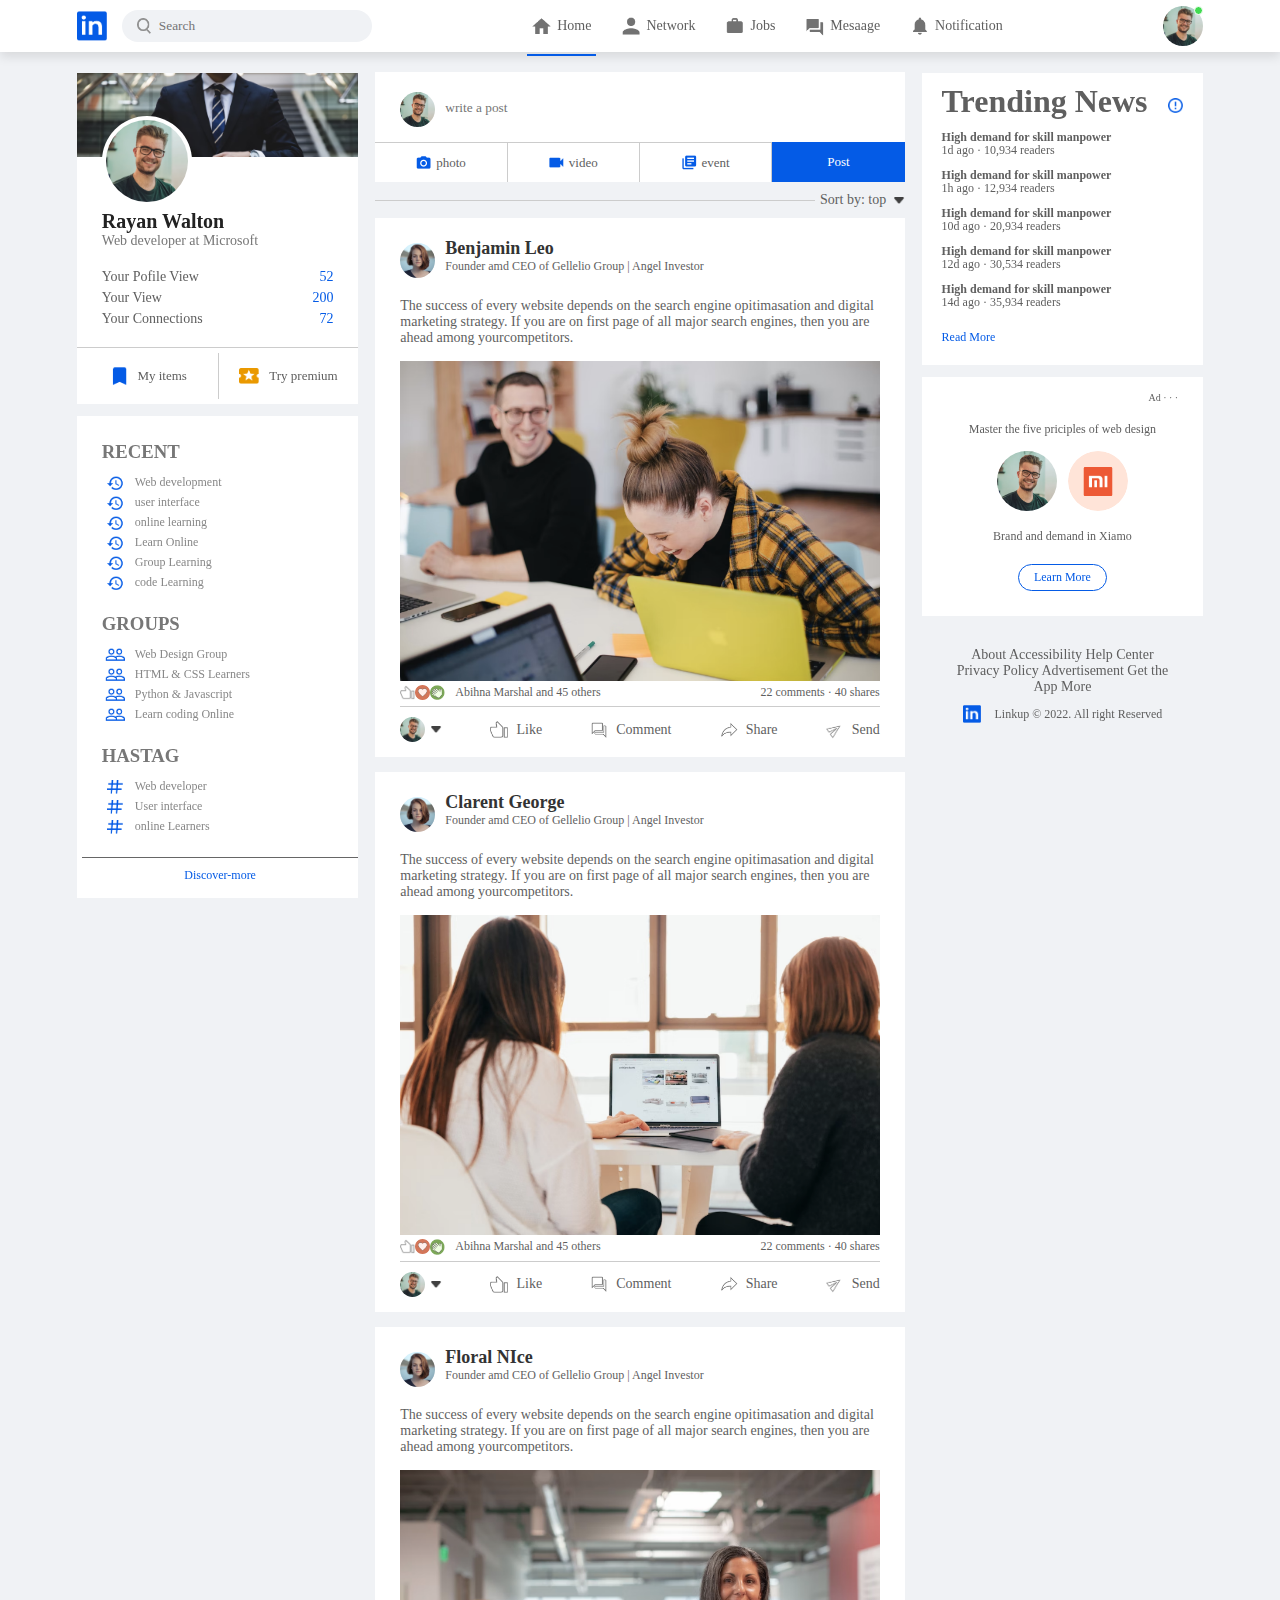
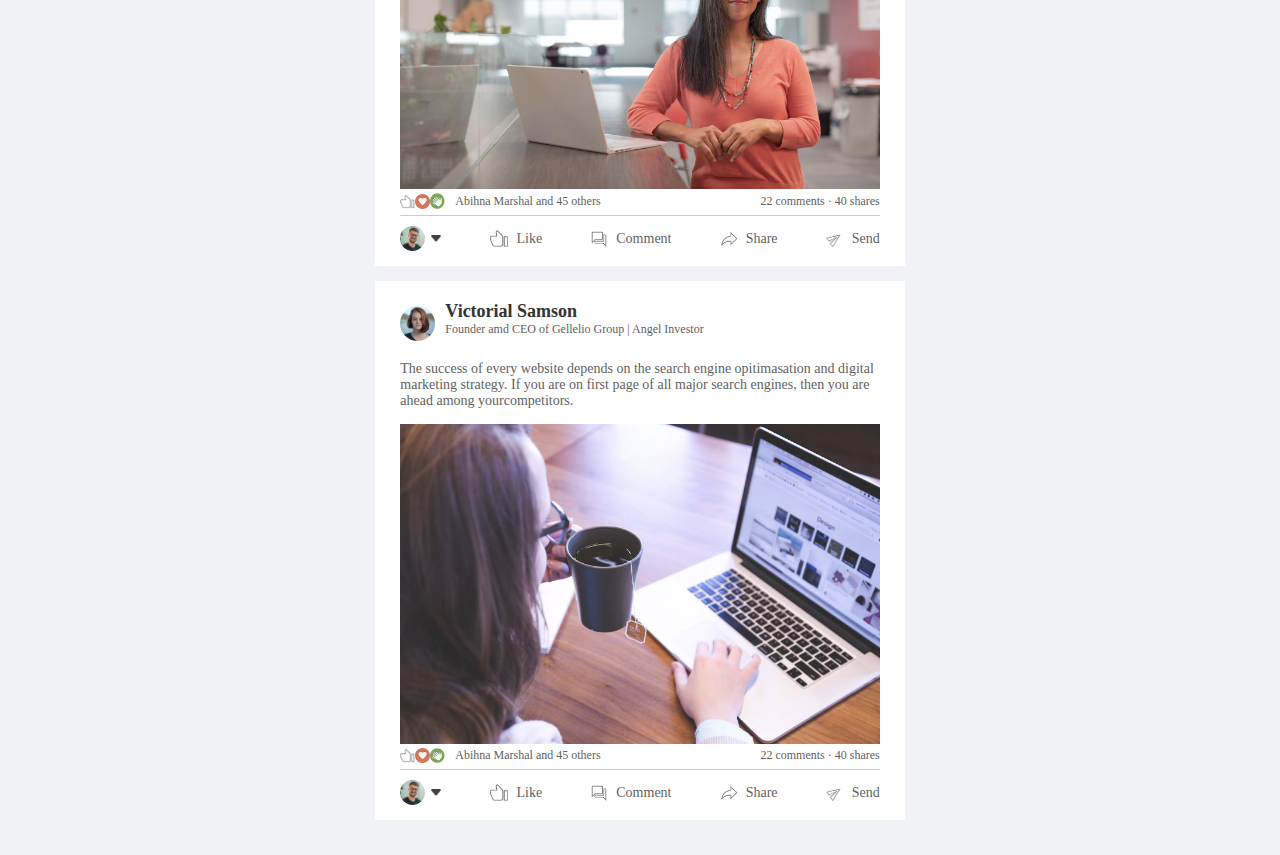
<file: index.html>
<!DOCTYPE html>
<html lang="en">
<head>
    <meta charset="UTF-8">
    <meta name="viewport" content="width=device-width, initial-scale=1.0">
    <title>link</title>
    <link rel="stylesheet" href="style.css">
</head>
<body>
    <nav class="nav-bar">
        <div class="nav-left">
            <a href="index.html" class="logo"><img src="/images (2)/images/logo.png"></a>
        <div class="search-box">
            <img src="/images (2)/images/search.png">
            <input type="text" placeholder="Search">
        </div>
        </div>

        <div class="nav-center">
            <ul>
                <li><a href="#" class="active"><img src="/images (2)/images/home.png"><span>Home</span></a></li>
                <li><a href="#"><img src="/images (2)/images/network.png"><span>Network</span></a></li>
                <li><a href="#"><img src="/images (2)/images/jobs.png"><span>Jobs</span></a></li>
                <li><a href="#"><img src="/images (2)/images/message.png"><span>Mesaage</span></a></li>
                <li><a href="#"><img src="/images (2)/images/notification.png"><span>Notification</span></a></li>
            </ul>
        </div>

        <div class="nav-right">
            <div class="online">
                <img src="/images (2)/images/user-1.png" class="nav-profile-img" onclick="toggleMenu()">
            </div>
            
        </div>
  
  <!-- profile-menu-wrap -->
      <div class="profile-menu-wrap" id="profileMenu">
         <div class="profile-menu">
            <div class="user-info">
                  <img src="/images (2)/images/user-1.png">
                
                <div>
                    <h3>Ray Walton</h3>
                    <a href="profile.html">See your Profile</a>
                </div>
            </div>  
            <hr>
            <a href="#" class="profile-menu-link">
                <img src="/images (2)/images/feedback.png">
                <p>Give Feedback </p>
                <span>></span>
            </a>

            <a href="#" class="profile-menu-link">
                <img src="/images (2)/images/setting.png">
                <p>Settings and Privacy</p>
                <span>></span>
            </a>

            <a href="#" class="profile-menu-link">
                <img src="/images (2)/images/help.png">
                <p>Help and support </p>
                <span>></span>
            </a>

            <a href="#" class="profile-menu-link">
                <img src="/images (2)/images/display.png">
                <p>Display and Accessibility </p>
                <span>></span>
            </a>

            <a href="#" class="profile-menu-link">
                <img src="/images (2)/images/logout.png">
                <p>logout</p>
                <span>></span>
            </a>

            <a href="#" class="profile-menu-link">
                <img src="/images (2)/images/feedback.png">
                <p>Give Feedback </p>
                <span>></span>
            </a>          
         </div>
      </div>



    </nav>


    <!-- section container -->

<section class="container">
    <!-- left side bar -->
 <div class="left-sidebar">
   <div class="sidebar-profile-box">
    <img src="/images (2)/images/cover-pic.png" width="100%">
   
   <div class="sidebar-profile-info">
    <img src="/images (2)/images/user-1.png">
    <h1>Rayan Walton</h1>
    <h3>Web developer at Microsoft</h3>
    <ul>
        <li>Your Pofile View <span>52</span></li>
        <li>Your View <span>200</span></li>
        <li>Your Connections <span>72</span></li>
        
    </ul>
   </div>
   <div class="sidebar-profile-link">
     <a href="#"><img src="/images (2)/images/items.png">My items</a>
     <a href="#"><img src="/images (2)/images/premium.png">Try premium</a>
   </div>
 </div>
  
 <div class="sidebar-activity" id="sidebarActivity">
    <h3>RECENT</h3>
    <a href=""><img src="/images (2)/images/recent.png">Web development</a>
    <a href=""><img src="/images (2)/images/recent.png">user interface </a>
    <a href=""><img src="/images (2)/images/recent.png">online learning </a>
    <a href=""><img src="/images (2)/images/recent.png">Learn Online</a>
    <a href=""><img src="/images (2)/images/recent.png">Group Learning</a>
    <a href=""><img src="/images (2)/images/recent.png">code Learning</a>
    <h3>GROUPS</h3>
    <a href=""><img src="/images (2)/images/group.png">Web Design Group</a>
    <a href=""><img src="/images (2)/images/group.png">HTML & CSS Learners</a>
    <a href=""><img src="/images (2)/images/group.png">Python & Javascript </a>
    <a href=""><img src="/images (2)/images/group.png">Learn coding Online </a>
    <h3>HASTAG</h3>
    <a href=""><img src="/images (2)/images/hashtag.png">Web developer</a>
    <a href=""><img src="/images (2)/images/hashtag.png">User interface</a>
    <a href=""><img src="/images (2)/images/hashtag.png">online Learners</a>
    <div class="discover-more-link">
        <a href="#">Discover-more</a>
    </div>
 </div>
 <p id="ShowMoreLink" onclick="toggleActivity()">Show More <b>+</b></p>

</div>

 <!-- main content -->
 <div class="main-content">
    <div class="create-post">
        <div class="create-post-input">
            <img src="/images (2)/images/user-1.png">
            <textarea rows="2" placeholder="write a post" class="a"></textarea>
        </div>
        <div class="create-post-links">
            <li><img src="/images (2)/images/photo.png">photo</li>
            <li><img src="/images (2)/images/video.png">video</li>
            <li><img src="/images (2)/images/event.png">event</li>
            <li>Post</li>
        </div>
    </div>

    <div class="sort-by">
        <hr>
        <p>Sort by: <span>top <img src="/images (2)/images/down-arrow.png"></span></p>
    </div>

    <div class="post">
        <div class="post-author">
            <img src="/images (2)/images/user-3.png">
            <div>
                <h1>Benjamin Leo </h1>
                <small>Founder amd CEO of Gellelio Group | Angel Investor</small>
            </div>
        </div>
        <p>The success of every website depends on the search engine opitimasation and digital marketing
            strategy. If you are on first page of all major search engines, then you are ahead among yourcompetitors.</p>
            <img src="/images (2)/images/post-image-1.png" width="100%">

            <div class="post-stats">
                <div>
                    <img src="/images (2)/images/thumbsup.png">
                    <img src="/images (2)/images/love.png">
                    <img src="/images (2)/images/clap.png">
                    <span class="liked-user">Abihna Marshal and 45 others</span>
                </div>
                <div>
                    <span>22 comments &middot; 40 shares</span>
                </div>
            </div>

            <div class="post-activity">
                <div>
                    <img src="/images (2)/images/user-1.png" class="post-activity-user-icon">
                    <img src="/images (2)/images/down-arrow.png" class="post-activity-arrow-icon">
                </div>
                
                <div class="post-activity-link">
                   <img src="/images (2)/images/like.png">
                    <span>Like</span>
                </div>
                <div class="post-activity-link">
                    <img src="/images (2)/images/comment.png">
                    <span>Comment</span>
                </div>
                <div class="post-activity-link">
                    <img src="/images (2)/images/share.png">
                    <span>Share</span>
                </div>
                <div class="post-activity-link">
                    <img src="/images (2)/images/send.png">
                    <span>Send</span>
                </div>
           </div>
    </div>


    <div class="post">
        <div class="post-author">
            <img src="/images (2)/images/user-3.png">
            <div>
                <h1>Clarent George</h1>
                <small>Founder amd CEO of Gellelio Group | Angel Investor</small>
            </div>
        </div>
        <p>The success of every website depends on the search engine opitimasation and digital marketing
            strategy. If you are on first page of all major search engines, then you are ahead among yourcompetitors.</p>
            <img src="/images (2)/images/post-image-2.png" width="100%">

            <div class="post-stats">
                <div>
                    <img src="/images (2)/images/thumbsup.png">
                    <img src="/images (2)/images/love.png">
                    <img src="/images (2)/images/clap.png">
                    <span class="liked-user">Abihna Marshal and 45 others</span>
                </div>
                <div>
                    <span>22 comments &middot; 40 shares</span>
                </div>
            </div>

            <div class="post-activity">
                <div>
                    <img src="/images (2)/images/user-1.png" class="post-activity-user-icon">
                    <img src="/images (2)/images/down-arrow.png" class="post-activity-arrow-icon">
                </div>
                
                <div class="post-activity-link">
                    <img src="/images (2)/images/like.png">
                    <span>Like</span>
                </div>
                <div class="post-activity-link">
                    <img src="/images (2)/images/comment.png">
                    <span>Comment</span>
                </div>
                <div class="post-activity-link">
                    <img src="/images (2)/images/share.png">
                    <span>Share</span>
                </div>
                <div class="post-activity-link">
                    <img src="/images (2)/images/send.png">
                    <span>Send</span>
                </div>
           </div>
    </div>

    <div class="post">
        <div class="post-author">
            <img src="/images (2)/images/user-3.png">
            <div>
                <h1>Floral NIce</h1>
                <small>Founder amd CEO of Gellelio Group | Angel Investor</small>
            </div>
        </div>
        <p>The success of every website depends on the search engine opitimasation and digital marketing
            strategy. If you are on first page of all major search engines, then you are ahead among yourcompetitors.</p>
            <img src="/images (2)/images/post-image-3.png" width="100%">

            <div class="post-stats">
                <div>
                    <img src="/images (2)/images/thumbsup.png">
                    <img src="/images (2)/images/love.png">
                    <img src="/images (2)/images/clap.png">
                    <span class="liked-user">Abihna Marshal and 45 others</span>
                </div>
                <div>
                    <span>22 comments &middot; 40 shares</span>
                </div>
            </div>

            <div class="post-activity">
                <div>
                    <img src="/images (2)/images/user-1.png" class="post-activity-user-icon">
                    <img src="/images (2)/images/down-arrow.png" class="post-activity-arrow-icon">
                </div>
                
                <div class="post-activity-link">
                    <img src="/images (2)/images/like.png">
                    <span>Like</span>
                </div>
                <div class="post-activity-link">
                    <img src="/images (2)/images/comment.png">
                    <span>Comment</span>
                </div>
                <div class="post-activity-link">
                    <img src="/images (2)/images/share.png">
                    <span>Share</span>
                </div>
                <div class="post-activity-link">
                    <img src="/images (2)/images/send.png">
                    <span>Send</span>
                </div>
           </div>
    </div>

    <div class="post">
        <div class="post-author">
            <img src="/images (2)/images/user-3.png">
            <div>
                <h1>Victorial Samson</h1>
                <small>Founder amd CEO of Gellelio Group | Angel Investor</small>
            </div>
        </div>
        <p>The success of every website depends on the search engine opitimasation and digital marketing
            strategy. If you are on first page of all major search engines, then you are ahead among yourcompetitors.</p>
            <img src="/images (2)/images/post-image-4.png" width="100%">

            <div class="post-stats">
                <div>
                    <img src="/images (2)/images/thumbsup.png">
                    <img src="/images (2)/images/love.png">
                    <img src="/images (2)/images/clap.png">
                    <span class="liked-user">Abihna Marshal and 45 others</span>
                </div>
                <div>
                    <span>22 comments &middot; 40 shares</span>
                </div>
            </div>

            <div class="post-activity">
                <div>
                    <img src="/images (2)/images/user-1.png" class="post-activity-user-icon">
                    <img src="/images (2)/images/down-arrow.png" class="post-activity-arrow-icon">
                </div>
                
                <div class="post-activity-link">
                    <img src="/images (2)/images/like.png">
                    <span>Like</span>
                </div>
                <div class="post-activity-link">
                    <img src="/images (2)/images/comment.png">
                    <span>Comment</span>
                </div>
                <div class="post-activity-link">
                    <img src="/images (2)/images/share.png">
                    <span>Share</span>
                </div>
                <div class="post-activity-link">
                    <img src="/images (2)/images/send.png">
                    <span>Send</span>
                </div>
           </div>
    </div>

 </div>









 <!-- right sidebar -->
 <div class="right-sidebar">
    <div class="sidebar-news">
        <img src="/images (2)/images/more.png" class="info-icon">
        <h1>Trending News</h1>
        <a href="">High demand for skill manpower</a>
        <span>1d ago &middot; 10,934 readers</span>

        <a href="">High demand for skill manpower</a>
        <span>1h ago &middot; 12,934 readers</span>

        <a href="">High demand for skill manpower</a>
        <span>10d ago &middot; 20,934 readers</span>

        <a href="">High demand for skill manpower</a>
        <span>12d ago &middot; 30,534 readers</span>

        <a href="">High demand for skill manpower</a>
        <span>14d ago &middot; 35,934 readers</span>

        <a href="" class="read-more">Read More</a>
     </div>

     <div class="sidebar-ad">
        <small>Ad &middot; &middot; &middot;</small>
        <p>Master the five priciples of web design</p>
        <div>
            <img src="/images (2)/images/user-1.png">
            <img src="/images (2)/images/mi-logo.png"> 
        </div>
        <b>Brand and demand in Xiamo</b>
        <a href="" class="ad-link">Learn More</a>
     </div>

     <div class="sidebar-useful-links">
        <a href="#">About</a>
        <a href="#">Accessibility</a>
        <a href="#">Help Center</a>
        <a href="#">Privacy Policy</a>
        <a href="#">Advertisement</a>
        <a href="#">Get the App</a>
        <a href="#">More</a>
        <div class="copyrite-msg">
            <img src="/images (2)/images/logo.png">
            <p>Linkup &#169; 2022. All right Reserved </p>
        </div>
     </div>
 </div>
</section>

<script src="script.js"></script>

</body>
</html>
</file>
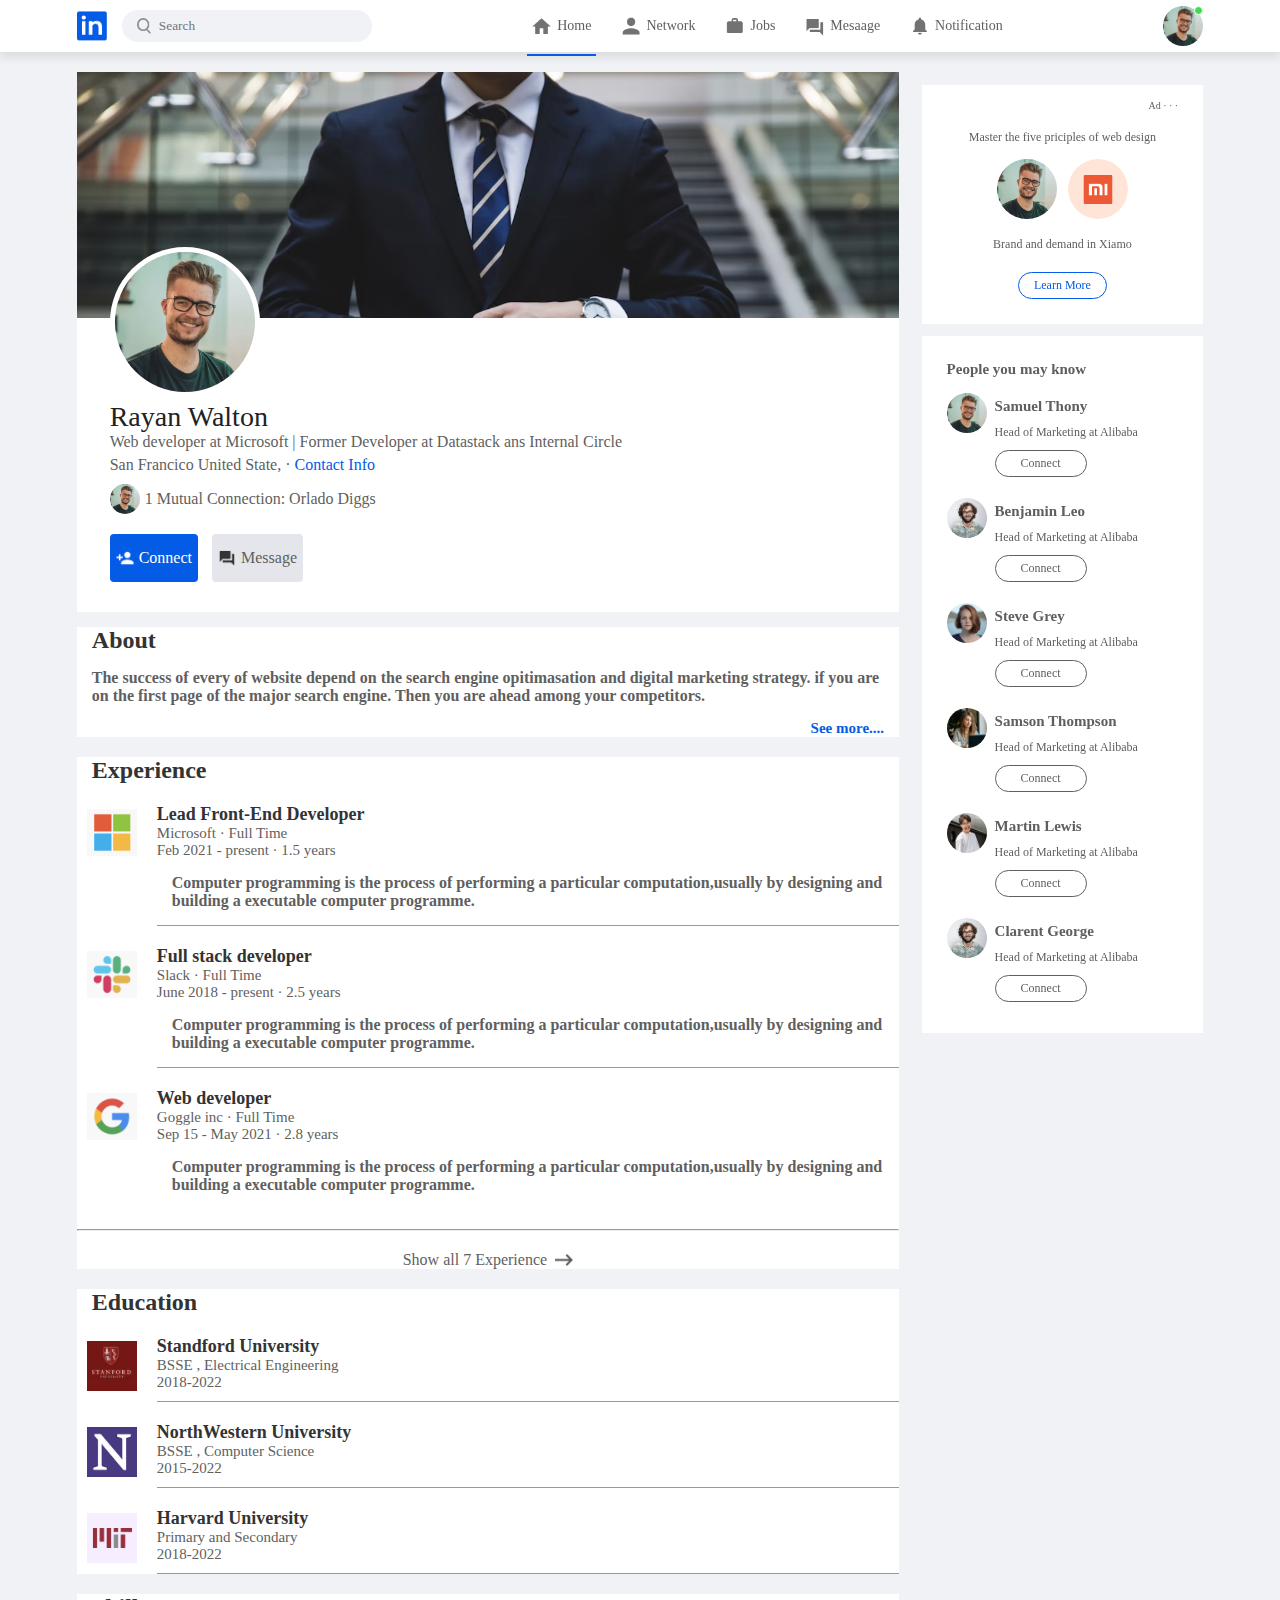
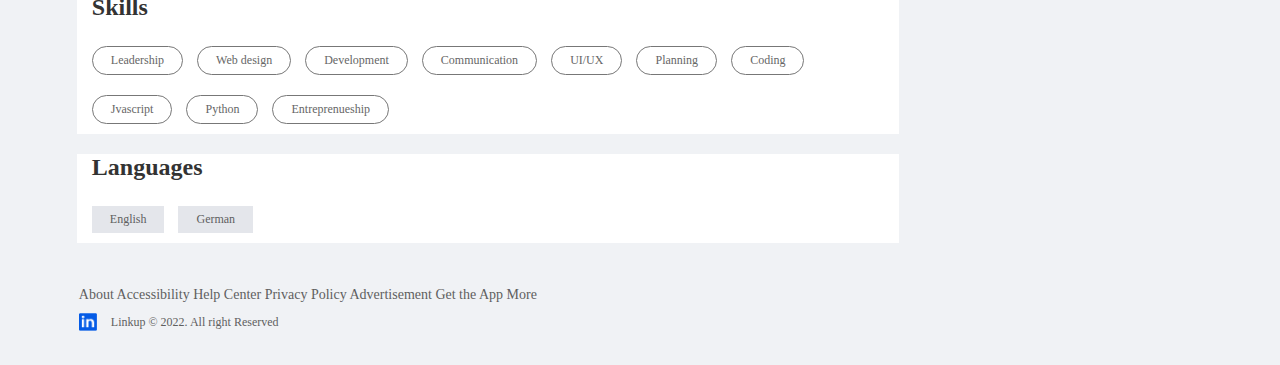
<file: profile.html>
<!DOCTYPE html>
<html lang="en">
<head>
    <meta charset="UTF-8">
    <meta name="viewport" content="width=device-width, initial-scale=1.0">
    <title>link</title>
    <link rel="stylesheet" href="style.css">
</head>
<body>
    <nav class="nav-bar">
        <div class="nav-left">
            <a href="index.html" class="logo"><img src="/images (2)/images/logo.png"></a>
        <div class="search-box">
            <img src="/images (2)/images/search.png">
            <input type="text" placeholder="Search">
        </div>
        </div>

        <div class="nav-center">
            <ul>
                <li><a href="#" class="active"><img src="/images (2)/images/home.png"><span>Home</span></a></li>
                <li><a href="#"><img src="/images (2)/images/network.png"><span>Network</span></a></li>
                <li><a href="#"><img src="/images (2)/images/jobs.png"><span>Jobs</span></a></li>
                <li><a href="#"><img src="/images (2)/images/message.png"><span>Mesaage</span></a></li>
                <li><a href="#"><img src="/images (2)/images/notification.png"><span>Notification</span></a></li>
            </ul>
        </div>

        <div class="nav-right">
            <div class="online">
                <img src="/images (2)/images/user-1.png" class="nav-profile-img" onclick="toggleMenu()">
            </div>
            
        </div>
  
  <!-- profile-menu-wrap -->
      <div class="profile-menu-wrap" id="profileMenu">
         <div class="profile-menu">
            <div class="user-info">
                  <img src="/images (2)/images/user-1.png">
                
                <div>
                    <h3>Ray Walton</h3>
                    <a href="index.html">See your Profile</a>
                </div>
            </div>  
            <hr>
            <a href="#" class="profile-menu-link">
                <img src="/images (2)/images/feedback.png">
                <p>Give Feedback </p>
                <span>></span>
            </a>

            <a href="#" class="profile-menu-link">
                <img src="/images (2)/images/setting.png">
                <p>Settings and Privacy</p>
                <span>></span>
            </a>

            <a href="#" class="profile-menu-link">
                <img src="/images (2)/images/help.png">
                <p>Help and support </p>
                <span>></span>
            </a>

            <a href="#" class="profile-menu-link">
                <img src="/images (2)/images/display.png">
                <p>Display and Accessibility </p>
                <span>></span>
            </a>

            <a href="#" class="profile-menu-link">
                <img src="/images (2)/images/logout.png">
                <p>logout</p>
                <span>></span>
            </a>

            <a href="#" class="profile-menu-link">
                <img src="/images (2)/images/feedback.png">
                <p>Give Feedback </p>
                <span>></span>
            </a>          
         </div>
      </div>

    </nav>


    <!-- nav closed -->

<div class="container">
    <div class="profile-main">

      <div class="profile-container">
        <img src="/images (2)/images/cover-pic.png" width="100%">
        <div class="profile-container-inner">
            <img src="/images (2)/images/user-1.png" class="profile-pic">
            <h1>Rayan Walton</h1>
            <b>Web developer at Microsoft | Former Developer at Datastack ans Internal Circle</b>
            <p> San Francico United State, &middot; <a href="#">Contact Info</a></p>
            <div class="mutual-connection">
                <img src="/images (2)/images/user-1.png">
                <span>1 Mutual Connection: Orlado Diggs</span>
            </div>
            <div class="profile-btn">
                <a href="#"><img src="/images (2)/images/connect.png">Connect</a>
                <a href="#"><img src="/images (2)/images/chat.png">Message</a>
            </div>
        </div>
      </div>

      <div class="profile-description">
        <h2>About</h2>
        <p>The success of every of website depend on the search engine opitimasation and digital marketing strategy.
            if you are on the first page of the major search engine. Then you are ahead among your competitors.</p>
            <a href="#" class="see-more"> See more....</a>
      </div>

      <div class="profile-description">
        <h2>Experience</h2>
        <div class="profile-des-row">
            <img src="/images (2)/images/microsoft.png">
            <div>
                <h3>Lead Front-End Developer</h3>
                <b>Microsoft &middot; Full Time</b>
                <b>Feb 2021 - present &middot; 1.5 years</b>
                <p>Computer programming is the process of performing a particular computation,usually by designing 
                    and building a executable computer programme.</p>
                    <hr>
            </div>          
        </div>

        <div class="profile-des-row">
            <img src="/images (2)/images/slack.png">
            <div>
                <h3>Full stack developer</h3>
                <b>Slack &middot; Full Time</b>
                <b>June 2018 - present &middot; 2.5 years</b>
                <p>Computer programming is the process of performing a particular computation,usually by designing 
                    and building a executable computer programme.</p>
                    <hr>
            </div>          
        </div>

        <div class="profile-des-row">
            <img src="/images (2)/images/google.png">
            <div>
                <h3>Web developer</h3>
                <b>Goggle inc &middot; Full Time</b>
                <b>Sep 15 - May 2021 &middot; 2.8 years</b>
                <p>Computer programming is the process of performing a particular computation,usually by designing 
                    and building a executable computer programme.</p>
                
            </div>          
        </div>
        <hr>
        <a href="#" class="experience-link">Show all 7 Experience <img src="/images (2)/images/right-arrow.png"></a>
      </div>
      <div class="profile-description">
        <h2> Education</h2>
        <div class="profile-des-row">
            <img src="/images (2)/images/stanford.png">
            <div>
                <h3>Standford University</h3>
                <b>BSSE , Electrical Engineering</b>
                <b>2018-2022</b>
                <hr>
            </div>
        </div>

        <div class="profile-des-row">
            <img src="/images (2)/images/north.png">
            <div>
                <h3>NorthWestern University</h3>
                <b>BSSE , Computer Science</b>
                <b>2015-2022</b>
                <hr>
            </div>
        </div>

        <div class="profile-des-row">
            <img src="/images (2)/images/mit.png">
            <div>
                <h3>Harvard University</h3>
                <b>Primary and Secondary</b>
                <b>2018-2022</b>
                <hr>
            </div>
        </div>
      </div>

     <div class="profile-description">
        <h2>Skills</h2>
        <div class="skills">
            <a href="#" class="skills-btn">Leadership</a>
            <a href="#" class="skills-btn">Web design</a>
            <a href="#" class="skills-btn">Development</a>
            <a href="#" class="skills-btn">Communication</a>
            <a href="#" class="skills-btn">UI/UX</a>
            <a href="#" class="skills-btn">Planning</a>
            <a href="#" class="skills-btn">Coding</a>
            <a href="#" class="skills-btn">Jvascript</a>
            <a href="#" class="skills-btn">Python</a>
            <a href="#" class="skills-btn">Entreprenueship</a>
        </div>
     </div> 

     <div class="profile-description ">
        <h2>Languages</h2>
        <div class="skills">
            <a href="#" class="language-btn">English</a>
            <a href="#" class="language-btn">German</a>
        </div>
     </div>
    </div>


         <!-- profile-sidebar -->
    <div class="profile-sidebar">
        <div class="sidebar-ad">
            <small>Ad &middot; &middot; &middot;</small>
            <p>Master the five priciples of web design</p>
            <div>
                <img src="/images (2)/images/user-1.png">
                <img src="/images (2)/images/mi-logo.png"> 
            </div>
            <b>Brand and demand in Xiamo</b>
            <a href="" class="ad-link">Learn More</a>
        </div>

        <div class="sidebar-people">
            <h3>People you may know</h3>
            <div class="sidebar-people-row">
                <img src="/images (2)/images/user-1.png">
                <div>
                    <h3>Samuel Thony</h3>
                    <p>Head of Marketing at Alibaba</p>
                    <a href="#">Connect</a>
                </div>
            </div>

            <div class="sidebar-people-row">
                <img src="/images (2)/images/user-2.png">
                <div>
                    <h3>Benjamin Leo</h3>
                    <p>Head of Marketing at Alibaba</p>
                    <a href="#">Connect</a>
                </div>
            </div>

            <div class="sidebar-people-row">
                <img src="/images (2)/images/user-3.png">
                <div>
                    <h3>Steve Grey</h3>
                    <p>Head of Marketing at Alibaba</p>
                    <a href="#">Connect</a>
                </div>
            </div>

            <div class="sidebar-people-row">
                <img src="/images (2)/images/user-4.png">
                <div>
                    <h3>Samson Thompson</h3>
                    <p>Head of Marketing at Alibaba</p>
                    <a href="#">Connect</a>
                </div>
            </div>

            <div class="sidebar-people-row">
                <img src="/images (2)/images/user-5.png">
                <div>
                    <h3>Martin Lewis</h3>
                    <p>Head of Marketing at Alibaba</p>
                    <a href="#">Connect</a>
                </div>
            </div>

            <div class="sidebar-people-row">
                <img src="/images (2)/images/user-2.png">
                <div>
                    <h3>Clarent George</h3>
                    <p>Head of Marketing at Alibaba</p>
                    <a href="#">Connect</a>
                </div>
            </div>
        </div>

    </div>
</div>





<!-- profile footer -->

<div class="profile-footer">
    <div class="sidebar-useful-links">
        <a href="#">About</a>
        <a href="#">Accessibility</a>
        <a href="#">Help Center</a>
        <a href="#">Privacy Policy</a>
        <a href="#">Advertisement</a>
        <a href="#">Get the App</a>
        <a href="#">More</a>
        <div class="copyrite-msg">
            <img src="/images (2)/images/logo.png">
            <p>Linkup &#169; 2022. All right Reserved </p>
        </div>
     </div>
</div>




<script src="script.js"></script>

</body>
</html>
</file>
<file: style.css>
*{
    margin: 0;
    padding: 0;
    font-family: Poppins;
    box-sizing: border-box;
}

body {
    background-color: #f0f2f5;
    color: #5f5f5f;
}

a{
    text-decoration: none;
    color: #5f5f5f;
}

.nav-bar {
    display: flex;
    justify-content: space-between;
    align-items: center;
    padding: 6px 6%;
    background: #fff;
    position: sticky;
    top: 0;
    z-index: 100;
    box-shadow: 0 5px 10px rgba(0, 0, 0, 0.1);
}

.logo img {
  width: 30px;
  margin-right: 15px;
  display: block;
}

.nav-center ul li {
    display: inline-block;
    list-style: none;
}

.nav-center ul li a {
   display: flex;
   align-items: center;
   font-size: 14px;
   margin: 5px 8px;
   padding-right: 5px;
   position: relative;
}

.nav-center ul li a::after{
    content: "";
    background-color: #045be6;
    width: 0;
    height: 2px;
    position: absolute;
    bottom: -15px;
    transition: width 0.3s;
}

.nav-center ul li a:hover::after,
.nav-center ul li a.active::after{
    width: 100%;
}


.nav-center ul li a img {
    width: 30px;
}


.nav-profile-img {
    width: 40px;
    border-radius: 50%;
    display: block;
    position: relative;
    cursor: pointer;
}

.online {
    position: relative;
}

.online::after{
    content: "";
    background: #41db51;
    width: 7px;
    height: 7px;
    border: 1px solid #fff;
    border-radius: 50%;
    position: absolute;
    top: 0;
    right: 0;
}

.nav-left{
    display: flex;
    align-items: center;
}
 .search-box {
    width: 250px;
    background-color: #f0f2f5;
    border-radius: 20px;
    display: flex;
    justify-content: space-between;
    align-items: center;
    padding: 0 15px;
 }
 .search-box img {
    width: 14px;
 }

 .search-box input {
    width:100% ;
    border: 0;
    outline: none;
    padding: 8px;
    background-color: transparent;
 }


 /* section container */

.container {
    display: flex;
    padding: 20px 6%;
    flex-wrap: wrap;
    justify-content: space-between;
}

/* left-sidebar */
.left-sidebar{
    flex: 0 0 25%;
    align-self: flex-start;
    position: sticky;
    top: 73px;
}

.sidebar-profile-box {
    background: #fff;
}

.sidebar-profile-info {
    padding: 0 25px;
}

.sidebar-profile-info img {
    width: 90px;
    border-radius: 50%;
    background: #fff;
    padding: 4px;
    margin-top: -45px;
}

.sidebar-profile-info h1 {
    font-size: 20px;
    font-weight: 600;
    color: #222;
}

.sidebar-profile-info h3 {
    font-size: 14px;
    font-weight: 500;
    color: #777;
}

.sidebar-profile-info ul {
    list-style: none;
    margin: 20px 0;
}

.sidebar-profile-info ul li {
    font-size: 14px;
    margin: 5px 0;
    width: 100%;
}

.sidebar-profile-info ul li span {
    float: right;
    color: #045be6;
}

.sidebar-profile-link {
    display: flex;
    align-items: center;
    border-top: 1px solid #ccc;
}

.sidebar-profile-link a {
    flex: 0 0 50%;
    display: flex;
    justify-content: center;
    align-items: center;
    padding:15px 0;
    border-left: 1px solid #ccc;
    font-size: 13px;
}


.sidebar-profile-link a:first-child{
    border-left:0 ;
}

.sidebar-profile-link a img {
    width: 20px;
    margin-right: 10px;
}

.sidebar-activity {
    background-color: #fff;
    padding: 5px 25px;
    margin: 12px 0;
}

.sidebar-activity h3 {
    font-family: 14px;
    font-weight: 600;
    color: #777;
    margin: 20px 0 10px;
}

.sidebar-activity a {
    display: flex;
    align-items: center;
    font-size: 12px;
    font-weight: 500;
    color: #888;
    margin: 0 3px ;
}

.sidebar-activity a img {
    width: 20px;
    margin-right: 10px;
}

.discover-more-link {
    border-top: 1px solid #666;
    text-align: center;
    margin-top: 20px;
    margin-left: -20px;
    margin-right: -25px;
}

.discover-more-link a {
    color: #045be6;
    margin: 10px 0;
    display: inline-block;
}





  /* right-sidebar */
.right-sidebar{
    flex: 0 0 25%;
    align-self: flex-start;
    position: sticky;
    top: 73px;
}

.sidebar-news {
    background:#fff ;
    padding: 10px 20px;
}


.info-icon {
    width: 15px;
    margin-top:15px ;
    float: right;  
}

.sidebar-news h3 {
    font-size: 18px;
    color: #333;
    font-weight: 600;
    margin: 10px 0 30px;
}

.sidebar-news a {
    display: block;
    font-size: 12px;
    font-weight: 600;
    margin-top: 10px;
    margin-bottom: -5px;
}

.sidebar-news span {
    font-size: 12px;
}


.sidebar-news .read-more {
   font-weight: 500;
   color: #045be6;
   margin: 20px 0 10px;
}

.sidebar-ad {
    background: #fff;
    text-align: center;
    margin: 12px 0;
    font-size: 12px;
    padding: 15px 25px;
}

.sidebar-ad img {
    width: 60px;
    border-radius: 50%;
    margin: 4px;
}

.sidebar-ad small {
    float: right;
    font-weight: 500;
}

.sidebar-ad p {
    margin-top: 30px;
    margin-bottom: 10px;
}

.sidebar-ad b {
    display: block;
    font-weight: 500;
    margin-top: 10px;
}

.ad-link {
    display: inline-block;
    border: 1px solid #045be6;
    border-radius: 30px;
    padding: 5px 15px;
    color: #045be6;
    font-weight: 500;
    margin: 20px auto 10px ;
}

.sidebar-useful-links {
    padding: 15px 25px ;
    text-align: center;
}

.sidebar-useful-links {
    display: inline-block;
    font-size: 14px;
    margin: 4px 2px;
}


.copyrite-msg {
    display: flex;
    align-items: center;
    justify-content: center;
    font-size: 12px;
    margin-top: 10px;
    font-weight: 500;
}

.copyrite-msg img {
    width: 18px; 
    margin-right: 14px;
}


/* main-content */
.main-content {
    flex: 0 0 47%;  
}

.create-post {
    background: #fff;
}

.create-post-input {
    width: 500px;
   padding: 20px 25px 10px;
   display: flex;
   align-items: flex-start;
}

.create-post-input img {
    width: 35px;
    margin-right: 10px;
    border-radius: 50%;
}

.create-post-input .a{
    width: 100%; 
    border: 0;
    outline: 0;
    resize: none;
    background: transparent;
    margin-top: 8px;

}

::placeholder{
    font-weight: 500;
}

.create-post-links {
    display: flex;
    align-items: flex-start;
}


.create-post-links li {
    list-style: none;
    flex: 0 0 25%;
    display: flex;
    align-items: center;
    justify-content: center;
    height: 40px;
    font-size: 13px;
    border-right: 1px solid #ccc;
    border-top: 1px solid #ccc;
    cursor:pointer ;
}

.create-post-links li img {
  width: 15px;
  margin-right: 5px;
}

.create-post-links li:last-child{
    background: #045be6;
    border-top: 0;
    border-right: 0;
    color: #fff;
}

.sort-by {
    display: flex;
    align-items: center;
    margin: 10px 0;
}

.sort-by hr {
    flex: 1;
    height: 1px;
    border: 0;
    background: #ccc;

}

.sort-by p {
    font-size: 14px;
    padding-left: 5px
}

.sort-by p span {
    font-weight: 500px;
    cursor: pointer;
}


.sort-by img {
    width:12px;
    margin-left: 3px;
}

.post {
    background: #fff;
    padding: 20px 25px 5px;
    margin: 5px 0 15px;
}

.post-author {
    display: flex;
    align-items: flex-start;
    margin-bottom: 20px;
}


.post-author img {
    width:35px ;
    border-radius: 50%;
    margin-right:10px ;
    margin-top: 5px;
}

.post-author h1 {
    font-size: 18px ;
    font-weight:600 ;
    color: #333;
}

.post-author small {
    font-size: 12px;
    display: block;
    margin-bottom: -2px ;
}

.post p {
    font-size: 14px;
    margin-bottom: 15px;
}

.post-stats {
    display: flex;
    justify-content: space-between;
    align-items: center;
    padding-bottom: 6px;
    font-size: 12px;
    border-bottom: 1px solid #ccc;
    flex-wrap: wrap;
}

.post-stats div {
    display: flex;
    align-items: center;
}

.post-stats  img {
    width: 15px;
    margin-right: -5;
}

.liked-user {
    margin-left:10px
}

.post-activity {
    display: flex;
    align-items: center;
    justify-content: space-between;
    padding: 10px 0;
    font-size: 14px;
    font-weight: 500;
}


.post-activity div {
    display: flex;
    align-items: center;
}

.post-activity-user-icon {
    width: 25px;
    border-radius: 50% ;
}


.post-activity-arrow-icon {
    width: 12px;
    margin-left: 5px;
}

.post-activity-link img {
   width: 18px;
   margin-right: 8px;
}

/* profile menu drop down */

.profile-menu-wrap {
    position: absolute;
    top: 100%;
    right: 5%;
    width: 320px;  
    max-height:0; 
    overflow: hidden;
    transition: max-height 0.5s;

}

.profile-menu-wrap.open-menu{
    max-height:400px;

}

.profile-menu {
    background: #222;
    color: #fff;
    padding: 20px;
    margin: 10px;
}

.user-info {
    display: flex;
    align-items: center;
}

.user-info img {
    width: 50px;
    border-radius: 50%;
    margin-right: 15px;
}

.user-info h3 {
    font-weight:500 ;
    margin-bottom: -7px;
}

.user-info a {
  color: #c9dbf8;
  font-size: 13px;
}

.profile-menu hr {
    background: #fff;
    width: 100%;
    border: 0;
    height: 1;
    margin: 15px 0 10px;
}


.profile-menu-link {
    display: flex;
    align-items: center;
    margin: 12px 0;
    color: #fff;
    font-size: 14px;
}

.profile-menu-link p {
     width: 100%;
}

.profile-menu-link img {
    width:35px;
    margin-right:15px;
    border-radius: 50%;
}

/* profile-page */


.profile-main {
    flex:0 0 73%;
}

.profile-sidebar {
    flex: 0 0 25%;
    align-self: flex-start;
    position: sticky;
    top: 73px;
}

.profile-container {
    background: #fff;
}

.profile-container-inner {
    padding: 0 4% 10px;
}

.profile-pic {
   width: 150px;
   border-radius: 50%;
   margin-top: -75px;
   padding: 5px;
   background: #fff;
}

.profile-container-inner h1 {
    font-size: 28px;
    font-weight: 500;
    color: #222;
}

.profile-container-inner b {
    font-weight: 500;
}

.profile-container-inner p{
   margin-top: 5px;
}

.profile-container-inner p a {
    color: #045be6;
    font-weight: 500;
}

.mutual-connection {
    display: flex;
    align-items: center;
    margin-top: 10px;
}

.mutual-connection img {
    width: 30px;
    border-radius: 50%;
    margin-right: 5px;
} 


.profile-btn {
    margin: 20px 0;
}

.profile-btn a {
    display: inline-flex;
    align-items: center;
    background: #e4e6eb;
    padding: 15px 6px;
    border-radius: 4px;
    margin-right: 10px;
}

.profile-btn a img {
    width: 18px;
    margin-right: 5px;
}

.profile-btn a:first-child{
    background: #045be6;
    color: #fff;
}


.profile-description {
    background: #fff;
    margin: 10px 0 20px;
    font-weight: 600;
}

.profile-description h2 {
    font-weight: 600;
    margin: 15px;
    color: #333;
}
  
.profile-description p {
    margin: 15px;
}

.skills {
    margin-left: 10px;
}

.profile-description .see-more {
 display:block ;
 text-align: right;
 font-size: 15px;
 color: #045be6;
}

.see-more {
    margin-right: 15px;
}

.profile-des-row {
    display: flex;
    align-items: flex-start;
    margin: 20px 0 ;
}

.profile-des-row img {
    width: 50px;
    margin-right: 20px;
    margin-left: 10px;
    margin-top: 5px;
}
.profile-des-row div {
    width: 100%;
}

.profile-des-row h3 {
   font-weight: 600;
   font-size: 18px;
   color:#333;
}

.profile-des-row b {
    display: block;
    font-weight: 500;
    font-size: 15px;
    
}

.profile-des-row p {
    margin-top: 15px;
}

.profile-des-row hr {
  border: 0;
  border-bottom: 1px solid #999;
  margin-top: 10px;
}

.experience-link {
     display: flex;
     align-items: center;
     justify-content: center;
     padding-top: 20px;
     font-weight: 500;
}

.experience-link img {
    width: 18px;
    margin-left: 8px;
}

.skills-btn{
    margin: 10px 5px;
    padding: 6px 18px;
    border: 1px solid #777;
    border-radius: 30px;
    font-size: 12px;
    font-weight: 500; 
    display: inline-block;
    color: #666;
}

.language-btn{
    display: inline-block;
    margin: 10px 5px;
    padding: 6px 18px;
    background-color: #e4e6eb;
    font-size: 12px;
    font-weight: 500;
}

/* profile-sidebar */




/* .profile-sidebar .sidebar-ad {
   margin: 0;
} */

.sidebar-people{
   background: #fff;
   padding: 15px 25px;
   margin: 12px 0;
   font-size: 12px; 
}


.sidebar-people h3{
  font-size: 15px;
  font-weight: 600;
  margin: 10px 0 10px;
}

.sidebar-people-row {
   display: flex;
   align-items: flex-start;
   margin: 6px 0;
}

.sidebar-people-row img  {
   width: 40px;
   border-radius: 50px;
   margin-right:8px ;
   margin-top: 5px;
}

.sidebar-people-row a {
    display: inline-block;
    margin: 10px 0;
    padding: 5px 25px;
    border: 1px solid #5f5f5f;
    border-radius: 30px;
    font-weight: 500;
}


.profile-footer {
    padding: 0 6% 30px;
}

.profile-footer .sidebar-useful-links {
    text-align: left;
    padding: 0;

}

.profile-footer .copyrite-msg {
    justify-content: flex-start;
}

#ShowMoreLink {
    display: none;
}


/* media query */

@media only screen and (max-width:600px){
    .search-box {
        background: transparent;
        padding: 0;
        width: auto;
    }
    .search-box input {
        width: 0;
        padding: 0;
    }
    .nav-center ul li a span {
        display: none;
    }
    .nav-center ul li a {
        padding-right: 0;
        margin: 5px;
    }
    .nav-profile-img{
        width: 30px;
    }
    .container{
        /* padding: 15px 3%; */
    }
    .left-sidebar, .right-sidebar{
        position: relative;
        flex-basis: 100%;
        top: unset;
        
    }
    .main-content {
        flex-basis: 100%;  
        width: 70%;
    }
    .post-stats div {
        margin: 2px 0;
    }
    .post-activity-link span {
        display: none;
    }
    .post-activity-link img {
        margin-right: 0;
    }
    .profile-main, .profile-sidebar {
        flex: 0 0 100%;
    }
    .profile-container{
        font-size: 14px;
    }
    .profile-pic {
        width: 100px;
        margin-top: -50px;
    }
    .profile-description {
        font-size: 14px;
    }
    #ShowMoreLink{
        display: block;
        width: fit-content;
        margin: 10px auto;
        font-size: 14px;
        cursor: pointer;
    }
    .sidebar-activity {
        display: none;
    }
    .sidebar-activity.open-activity {
        display: block;
    }

    .post{
        flex-basis: 100%;
        padding: 10px 10px 5px;
        margin: 10px 0 5px;
    }
    .nav-bar{
        width: 97%;
        margin-left: 10px;
    }

}
</file>
